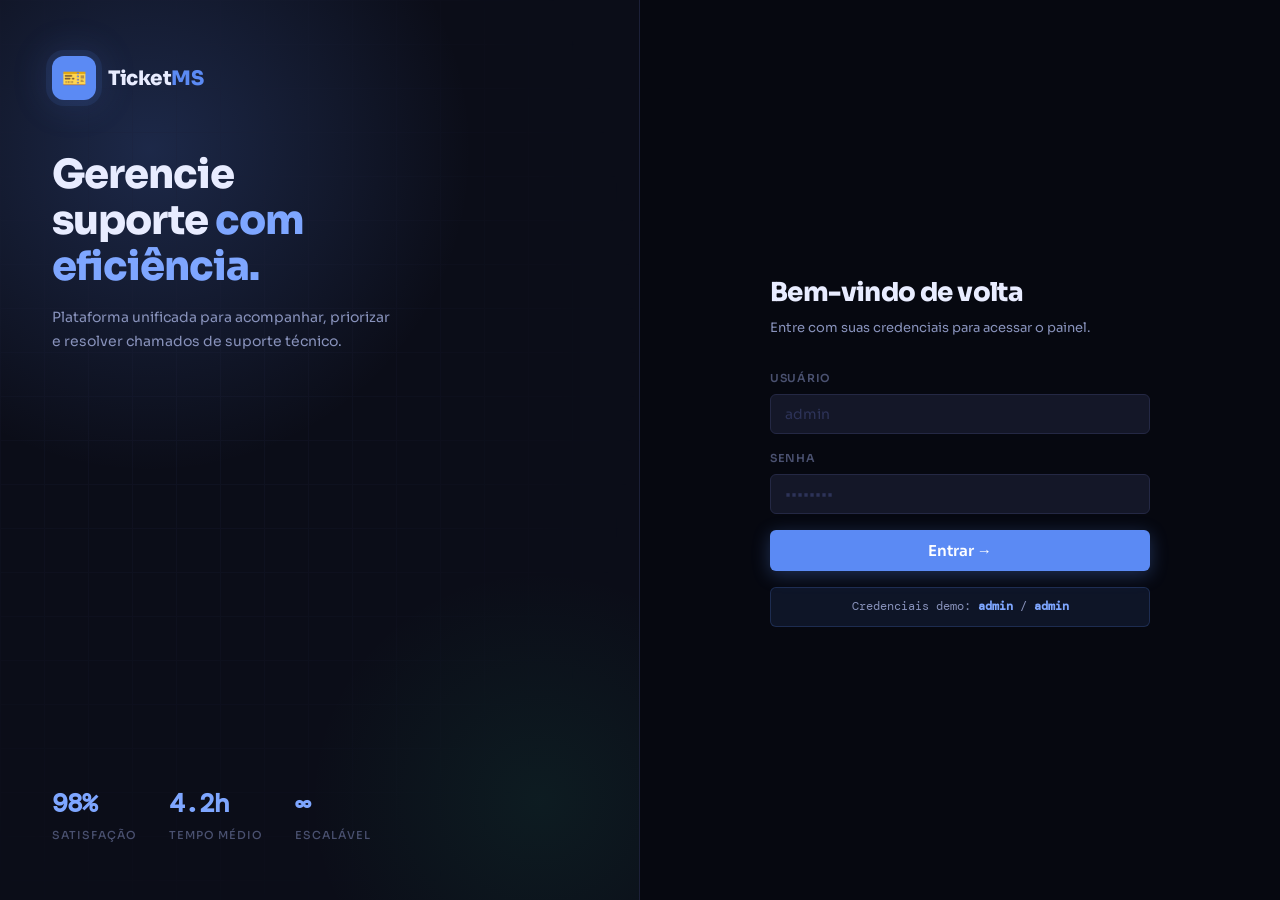
<file: index.html>
<!DOCTYPE html>
<html lang="pt-BR">
<head>
  <meta charset="UTF-8" />
  <meta name="viewport" content="width=device-width, initial-scale=1.0" />
  <title>TicketMS — Dashboard</title>
  <link rel="stylesheet" href="css/style.css" />
</head>
<body>

<div class="app-shell">

  
  <div class="sidebar-overlay" id="sidebarOverlay" style="display:none"></div>

  
  <aside class="sidebar" id="appSidebar">
    <div class="sidebar-head">
      <div class="sidebar-logo">
        <div class="sidebar-logo-icon">🎫</div>
        <div class="sidebar-logo-text">Ticket<span>MS</span></div>
      </div>
    </div>

    <nav class="sidebar-body">
      <div class="nav-section-label">Principal</div>

      <button class="nav-item active" data-page="dashboard">
        <span class="nav-item-icon">📊</span>
        Dashboard
      </button>

      <button class="nav-item" data-page="tickets">
        <span class="nav-item-icon">🎫</span>
        Tickets
        <span class="nav-badge" id="ticketNavBadge">0</span>
      </button>

      <div class="nav-section-label">Gestão</div>

      <button class="nav-item" data-page="clients">
        <span class="nav-item-icon">👥</span>
        Clientes
      </button>

      <button class="nav-item" data-page="reports">
        <span class="nav-item-icon">📈</span>
        Relatórios
      </button>
    </nav>

    <div class="sidebar-foot">
      <div class="user-card">
        <div class="user-avatar">
          <span id="userAvatarText">A</span>
        </div>
        <div class="user-meta">
          <div class="user-name" id="userDisplayName">Admin</div>
          <div class="user-role" id="userRoleLabel">Administrador</div>
        </div>
        <button class="logout-btn" id="logoutBtn" title="Sair">↩</button>
      </div>
    </div>
  </aside>

  
  <div class="main-content">

    
    <header class="topbar">
      <button class="topbar-toggle" id="sidebarToggle">☰</button>
      <div class="topbar-info">
        <h2 id="topbarPageTitle">Dashboard</h2>
        <p id="topbarPageSub">Visão geral do sistema</p>
      </div>
      <div class="topbar-actions">
        <div class="search-field">
          <span class="search-icon">🔍</span>
          <input type="text" id="globalSearchInput" placeholder="Pesquisar…" autocomplete="off" />
        </div>
      </div>
    </header>

    <div class="page-wrap">

      
      <div class="page active" id="page-dashboard">

        <div class="stats-grid">
          <div class="stat-card sc-blue">
            <div class="stat-top">
              <div class="stat-icon si-blue">🎫</div>
              <span class="stat-delta sd-neu">total</span>
            </div>
            <div class="stat-value" id="statTotal">0</div>
            <div class="stat-label">Total de Tickets</div>
          </div>
          <div class="stat-card sc-yellow">
            <div class="stat-top">
              <div class="stat-icon si-yellow">🔓</div>
              <span class="stat-delta sd-neg">abertos</span>
            </div>
            <div class="stat-value" id="statOpen">0</div>
            <div class="stat-label">Tickets Abertos</div>
          </div>
          <div class="stat-card sc-green">
            <div class="stat-top">
              <div class="stat-icon si-green">✅</div>
              <span class="stat-delta sd-pos">resolvidos</span>
            </div>
            <div class="stat-value" id="statResolved">0</div>
            <div class="stat-label">Resolvidos / Fechados</div>
          </div>
          <div class="stat-card sc-purple">
            <div class="stat-top">
              <div class="stat-icon si-purple">👥</div>
              <span class="stat-delta sd-pos">ativos</span>
            </div>
            <div class="stat-value" id="statClients">0</div>
            <div class="stat-label">Clientes</div>
          </div>
        </div>

        <div class="dash-grid">
          
          <div class="card">
            <div class="card-head">
              <span class="card-title">🎫 Tickets Recentes</span>
              <button class="btn btn-ghost btn-sm" onclick="App.navigateTo('tickets')">Ver todos →</button>
            </div>
            <div class="table-wrap">
              <table>
                <thead>
                  <tr>
                    <th>ID</th>
                    <th>Título</th>
                    <th>Status</th>
                    <th>Prioridade</th>
                    <th>Data</th>
                  </tr>
                </thead>
                <tbody id="dashRecentTbody">
                  <tr><td colspan="5" style="text-align:center;padding:40px;color:var(--tx-4)">Carregando…</td></tr>
                </tbody>
              </table>
            </div>
          </div>

          
          <div style="display:flex;flex-direction:column;gap:14px">
            
            <div class="card">
              <div class="card-head">
                <span class="card-title">📋 Atividade Recente</span>
              </div>
              <div class="card-body" style="padding:14px 20px">
                <div id="dashActivity"></div>
              </div>
            </div>

            
            <div class="card">
              <div class="card-head">
                <span class="card-title">📊 Por Prioridade</span>
              </div>
              <div class="card-body">
                <div class="pbar-group" id="dashPriorityChart"></div>
              </div>
            </div>
          </div>
        </div>
      </div>

      
      <div class="page" id="page-tickets">
        <div class="page-header">
          <div class="page-header-text">
            <h2>Tickets</h2>
            <p id="ticketsCount">0 tickets</p>
          </div>
          <button class="btn btn-primary" onclick="TicketsPage.openCreate()">
            ＋ Novo Ticket
          </button>
        </div>

        <div class="card">
          
          <div class="filter-bar">
            <span class="filter-label">Filtros:</span>

            <select class="filter-select" id="filterStatus"
              onchange="TicketsPage.setFilter('status', this.value)">
              <option value="">Todos os status</option>
              <option value="open">Aberto</option>
              <option value="progress">Em andamento</option>
              <option value="resolved">Resolvido</option>
              <option value="closed">Fechado</option>
            </select>

            <select class="filter-select" id="filterPriority"
              onchange="TicketsPage.setFilter('priority', this.value)">
              <option value="">Todas as prioridades</option>
              <option value="urgent">Urgente</option>
              <option value="high">Alta</option>
              <option value="medium">Média</option>
              <option value="low">Baixa</option>
            </select>

            <div class="filter-spacer"></div>

            <div class="filter-search-wrap">
              <span style="color:var(--tx-4);font-size:12px">🔍</span>
              <input type="text" placeholder="Buscar tickets…" id="ticketSearchInput"
                oninput="TicketsPage.setFilter('search', this.value)" autocomplete="off" />
            </div>
          </div>

          
          <div class="table-wrap">
            <table>
              <thead>
                <tr>
                  <th>ID</th>
                  <th>Título</th>
                  <th>Cliente</th>
                  <th>Status</th>
                  <th>Prioridade</th>
                  <th>Criado em</th>
                  <th>Ações</th>
                </tr>
              </thead>
              <tbody id="ticketsTbody">
                <tr><td colspan="7" style="text-align:center;padding:60px;color:var(--tx-4)">Carregando…</td></tr>
              </tbody>
            </table>
          </div>
        </div>
      </div>

      
      <div class="page" id="page-clients">
        <div class="page-header">
          <div class="page-header-text">
            <h2>Clientes</h2>
            <p id="clientsCount">0 clientes</p>
          </div>
          <button class="btn btn-primary" onclick="ClientsPage.openCreate()">
            ＋ Novo Cliente
          </button>
        </div>

        <div style="margin-bottom:16px">
          <div class="filter-search-wrap" style="display:inline-flex">
            <span style="color:var(--tx-4);font-size:12px">🔍</span>
            <input type="text" placeholder="Buscar clientes…" id="clientSearchInput" style="width:230px"
              oninput="ClientsPage.setSearch(this.value)" autocomplete="off" />
          </div>
        </div>

        <div class="clients-grid" id="clientsGrid">
          <div style="grid-column:1/-1;text-align:center;padding:60px;color:var(--tx-4)">Carregando…</div>
        </div>
      </div>

      
      <div class="page" id="page-reports">
        <div class="page-header">
          <div class="page-header-text">
            <h2>Relatórios</h2>
            <p>Análises e métricas do sistema</p>
          </div>
          <button class="btn btn-ghost" onclick="ReportsPage.render()">↺ Atualizar</button>
        </div>

        
        <div class="reports-grid">
          <div class="card">
            <div class="card-head"><span class="card-title">🎫 Total de Tickets</span></div>
            <div class="card-body">
              <div class="big-number" id="repTotal">0</div>
              <div class="big-number-sub">tickets no sistema</div>
            </div>
          </div>
          <div class="card">
            <div class="card-head"><span class="card-title">✅ Resolvidos &amp; Fechados</span></div>
            <div class="card-body">
              <div class="big-number" style="color:var(--p-low)" id="repResolved">0</div>
              <div class="big-number-sub">taxa de resolução: <strong id="repRate">0%</strong></div>
            </div>
          </div>
          <div class="card">
            <div class="card-head"><span class="card-title">⏳ Tickets Pendentes</span></div>
            <div class="card-body">
              <div class="big-number" style="color:var(--p-med)" id="repPending">0</div>
              <div class="big-number-sub">abertos + em andamento</div>
            </div>
          </div>
          <div class="card">
            <div class="card-head"><span class="card-title">👥 Clientes Ativos</span></div>
            <div class="card-body">
              <div class="big-number" style="color:#9b7ef8" id="repClients">0</div>
              <div class="big-number-sub">clientes cadastrados</div>
            </div>
          </div>
        </div>

        
        <div class="reports-bottom">
          <div class="card">
            <div class="card-head"><span class="card-title">📊 Tickets por Status</span></div>
            <div class="card-body">
              <div class="status-breakdown" id="repStatusBreakdown"></div>
            </div>
          </div>
          <div class="card">
            <div class="card-head"><span class="card-title">🔴 Tickets por Prioridade</span></div>
            <div class="card-body">
              <div class="status-breakdown" id="repPriorityBreakdown"></div>
            </div>
          </div>
          <div class="card">
            <div class="card-head"><span class="card-title">🏆 Clientes com Mais Tickets</span></div>
            <div class="card-body">
              <div id="repTopClients"></div>
            </div>
          </div>
          <div class="card">
            <div class="card-head"><span class="card-title">👷 Responsáveis</span></div>
            <div class="card-body">
              <div id="repAssignees"></div>
            </div>
          </div>
        </div>
      </div>

    </div>
  </div>
</div>


<div class="modal-backdrop" id="ticketModal">
  <div class="modal">
    <div class="modal-head">
      <span class="modal-title" id="ticketModalTitle">🎫 Novo Ticket</span>
      <button class="modal-close" aria-label="Fechar">✕</button>
    </div>
    <div class="modal-body">
      <form id="tkForm" onsubmit="event.preventDefault(); TicketsPage.save()">
        <div class="form-group">
          <label for="tkTitle">Título *</label>
          <input class="form-control" id="tkTitle" type="text"
            placeholder="Descreva o problema resumidamente…" required />
        </div>
        <div class="form-group">
          <label for="tkDescription">Descrição</label>
          <textarea class="form-control" id="tkDescription"
            placeholder="Detalhes completos sobre o problema…"></textarea>
        </div>
        <div class="form-row">
          <div class="form-group">
            <label for="tkClientId">Cliente</label>
            <select class="form-control" id="tkClientId">
              <option value="">Selecione o cliente…</option>
            </select>
          </div>
          <div class="form-group">
            <label for="tkAssignee">Responsável</label>
            <input class="form-control" id="tkAssignee" type="text"
              placeholder="Nome do responsável…" />
          </div>
        </div>
        <div class="form-row">
          <div class="form-group">
            <label for="tkPriority">Prioridade</label>
            <select class="form-control" id="tkPriority">
              <option value="low">↓ Baixa</option>
              <option value="medium" selected>→ Média</option>
              <option value="high">↑ Alta</option>
              <option value="urgent">🔴 Urgente</option>
            </select>
          </div>
          <div class="form-group">
            <label for="tkStatus">Status</label>
            <select class="form-control" id="tkStatus">
              <option value="open" selected>Aberto</option>
              <option value="progress">Em andamento</option>
              <option value="resolved">Resolvido</option>
              <option value="closed">Fechado</option>
            </select>
          </div>
        </div>
      </form>
    </div>
    <div class="modal-foot">
      <button class="btn btn-ghost" onclick="Modal.closeAll()">Cancelar</button>
      <button class="btn btn-primary" onclick="TicketsPage.save()">Salvar Ticket</button>
    </div>
  </div>
</div>


<div class="modal-backdrop" id="detailModal">
  <div class="modal modal-lg">
    <div class="modal-head">
      <span class="modal-title">📋 Detalhes do Ticket</span>
      <button class="modal-close" aria-label="Fechar">✕</button>
    </div>
    <div class="modal-body" id="detailContent"></div>
    <div class="modal-foot">
      <button class="btn btn-ghost" onclick="Modal.closeAll()">Fechar</button>
    </div>
  </div>
</div>


<div class="modal-backdrop" id="clientModal">
  <div class="modal">
    <div class="modal-head">
      <span class="modal-title" id="clientModalTitle">👤 Novo Cliente</span>
      <button class="modal-close" aria-label="Fechar">✕</button>
    </div>
    <div class="modal-body">
      <form id="cliForm" onsubmit="event.preventDefault(); ClientsPage.save()">
        <div class="form-row">
          <div class="form-group">
            <label for="cliName">Nome *</label>
            <input class="form-control" id="cliName" type="text"
              placeholder="Nome ou razão social…" required />
          </div>
          <div class="form-group">
            <label for="cliCompany">Empresa</label>
            <input class="form-control" id="cliCompany" type="text"
              placeholder="Nome da empresa…" />
          </div>
        </div>
        <div class="form-row">
          <div class="form-group">
            <label for="cliEmail">E-mail</label>
            <input class="form-control" id="cliEmail" type="email"
              placeholder="email@empresa.com" />
          </div>
          <div class="form-group">
            <label for="cliPhone">Telefone</label>
            <input class="form-control" id="cliPhone" type="text"
              placeholder="(00) 00000-0000" />
          </div>
        </div>
      </form>
    </div>
    <div class="modal-foot">
      <button class="btn btn-ghost" onclick="Modal.closeAll()">Cancelar</button>
      <button class="btn btn-primary" onclick="ClientsPage.save()">Salvar Cliente</button>
    </div>
  </div>
</div>


<div class="modal-backdrop" id="historyModal">
  <div class="modal modal-lg">
    <div class="modal-head">
      <span class="modal-title">📋 Histórico do Cliente</span>
      <button class="modal-close" aria-label="Fechar">✕</button>
    </div>
    <div class="modal-body" id="historyContent"></div>
    <div class="modal-foot">
      <button class="btn btn-ghost" onclick="Modal.closeAll()">Fechar</button>
    </div>
  </div>
</div>


<div class="modal-backdrop" id="confirmModal">
  <div class="modal" style="max-width:430px">
    <div class="modal-head">
      <span class="modal-title">Confirmar ação</span>
      <button class="modal-close" aria-label="Fechar">✕</button>
    </div>
    <div class="modal-body">
      <div class="confirm-body">
        <div class="confirm-icon">⚠️</div>
        <div class="confirm-title" id="confirmTitle">Tem certeza?</div>
        <div class="confirm-text" id="confirmText">Esta ação não pode ser desfeita.</div>
      </div>
    </div>
    <div class="modal-foot">
      <button class="btn btn-ghost" onclick="Modal.closeAll()">Cancelar</button>
      <button class="btn btn-danger" id="confirmOkBtn">Confirmar</button>
    </div>
  </div>
</div>

<script src="js/storage.js"></script>
<script src="js/auth.js"></script>
<script src="js/modal.js"></script>
<script src="js/tickets.js"></script>
<script src="js/clients.js"></script>
<script src="js/reports.js"></script>
<script src="js/dashboard.js"></script>

</body>
</html>
</file>
<file: css/style.css>
@import url('https://fonts.googleapis.com/css2?family=DM+Mono:wght@400;500&family=Sora:wght@300;400;500;600;700;800&display=swap');



:root {
  
  --bg-void:    #060810;
  --bg-base:    #0b0d18;
  --bg-surface: #0f1220;
  --bg-raised:  #141728;
  --bg-overlay: #191d30;
  --bg-hover:   #1e2338;

  
  --bd-subtle:  #1c2038;
  --bd-default: #242844;
  --bd-strong:  #2d3358;

  
  --accent:       #5b8af4;
  --accent-light: #7ea6ff;
  --accent-glow:  rgba(91,138,244,0.22);
  --accent-dim:   rgba(91,138,244,0.10);

  
  --clr-open:    #5b8af4;
  --clr-prog:    #f5a623;
  --clr-done:    #27c98f;
  --clr-closed:  #4a5170;

  
  --p-low:    #27c98f;
  --p-med:    #f5a623;
  --p-high:   #ff6b35;
  --p-urgent: #e84545;

  
  --tx-1: #e8ecff;
  --tx-2: #8892bb;
  --tx-3: #4a5170;
  --tx-4: #2d3358;

  
  --mono: 'DM Mono', monospace;
  --sans: 'Sora', sans-serif;
  --radius-sm: 6px;
  --radius:    10px;
  --radius-lg: 16px;
  --radius-xl: 22px;
  --sidebar-w: 252px;
  --topbar-h:  62px;
  --transition: 160ms cubic-bezier(0.4, 0, 0.2, 1);
}


*, *::before, *::after { box-sizing: border-box; margin: 0; padding: 0; }
html, body { height: 100%; }
body {
  font-family: var(--sans);
  background: var(--bg-void);
  color: var(--tx-1);
  font-size: 14px;
  line-height: 1.55;
  -webkit-font-smoothing: antialiased;
  overflow-x: hidden;
}
::selection { background: var(--accent-dim); color: var(--accent-light); }


::-webkit-scrollbar { width: 5px; height: 5px; }
::-webkit-scrollbar-track { background: transparent; }
::-webkit-scrollbar-thumb { background: var(--bd-strong); border-radius: 99px; }
::-webkit-scrollbar-thumb:hover { background: var(--accent); }


.login-page {
  min-height: 100vh;
  display: grid;
  grid-template-columns: 1fr 1fr;
  position: relative;
  overflow: hidden;
}


.login-deco {
  background: var(--bg-base);
  border-right: 1px solid var(--bd-subtle);
  display: flex;
  flex-direction: column;
  justify-content: space-between;
  padding: 56px 52px;
  position: relative;
  overflow: hidden;
}

.login-deco::before {
  content: '';
  position: absolute;
  width: 700px; height: 700px;
  background: radial-gradient(circle, var(--accent-glow) 0%, transparent 65%);
  top: -200px; left: -200px;
  pointer-events: none;
}

.login-deco::after {
  content: '';
  position: absolute;
  width: 500px; height: 500px;
  background: radial-gradient(circle, rgba(39,201,143,0.08) 0%, transparent 65%);
  bottom: -150px; right: -150px;
  pointer-events: none;
}

.deco-grid {
  position: absolute;
  inset: 0;
  background-image:
    linear-gradient(var(--bd-subtle) 1px, transparent 1px),
    linear-gradient(90deg, var(--bd-subtle) 1px, transparent 1px);
  background-size: 44px 44px;
  opacity: 0.35;
  mask-image: radial-gradient(ellipse 70% 70% at 30% 40%, black 0%, transparent 100%);
}

.deco-brand {
  position: relative;
  z-index: 1;
}

.deco-brand-mark {
  display: flex;
  align-items: center;
  gap: 12px;
  margin-bottom: 52px;
}

.brand-hex {
  width: 44px; height: 44px;
  background: var(--accent);
  border-radius: 12px;
  display: flex; align-items: center; justify-content: center;
  font-size: 20px;
  box-shadow: 0 0 0 6px var(--accent-dim), 0 0 40px var(--accent-glow);
}

.brand-wordmark {
  font-size: 20px;
  font-weight: 800;
  letter-spacing: -0.5px;
  color: var(--tx-1);
}

.brand-wordmark span { color: var(--accent); }

.deco-headline {
  font-size: clamp(28px, 3.5vw, 40px);
  font-weight: 800;
  line-height: 1.15;
  letter-spacing: -1px;
  color: var(--tx-1);
  margin-bottom: 16px;
}

.deco-headline em {
  font-style: normal;
  color: var(--accent-light);
}

.deco-sub {
  font-size: 14px;
  color: var(--tx-2);
  line-height: 1.7;
  max-width: 340px;
}

.deco-stats {
  position: relative;
  z-index: 1;
  display: flex;
  gap: 32px;
}

.deco-stat { display: flex; flex-direction: column; gap: 4px; }
.deco-stat-num { font-size: 26px; font-weight: 800; font-family: var(--mono); color: var(--accent-light); letter-spacing: -1px; }
.deco-stat-lbl { font-size: 11px; color: var(--tx-3); text-transform: uppercase; letter-spacing: 1px; font-weight: 500; }


.login-form-panel {
  background: var(--bg-void);
  display: flex;
  align-items: center;
  justify-content: center;
  padding: 40px 48px;
}

.login-box {
  width: 100%;
  max-width: 380px;
  animation: slideUp 0.5s cubic-bezier(0.4,0,0.2,1);
}

@keyframes slideUp {
  from { opacity: 0; transform: translateY(24px); }
  to   { opacity: 1; transform: translateY(0); }
}

.login-box-title {
  font-size: 26px;
  font-weight: 800;
  letter-spacing: -0.6px;
  margin-bottom: 4px;
}

.login-box-sub {
  font-size: 13px;
  color: var(--tx-2);
  margin-bottom: 32px;
}

.login-error {
  display: none;
  align-items: center;
  gap: 8px;
  background: rgba(232,69,69,0.10);
  border: 1px solid rgba(232,69,69,0.25);
  border-left: 3px solid var(--p-urgent);
  border-radius: var(--radius-sm);
  padding: 10px 13px;
  font-size: 12.5px;
  color: #ff8080;
  margin-bottom: 18px;
}
.login-error.visible { display: flex; animation: shake 0.3s ease; }

@keyframes shake {
  0%,100% { transform: translateX(0); }
  20%,60% { transform: translateX(-6px); }
  40%,80% { transform: translateX(6px); }
}

.login-hint {
  background: var(--accent-dim);
  border: 1px solid rgba(91,138,244,0.2);
  border-radius: var(--radius-sm);
  padding: 10px 14px;
  font-size: 11.5px;
  font-family: var(--mono);
  color: var(--tx-2);
  margin-top: 16px;
  text-align: center;
}
.login-hint strong { color: var(--accent-light); }



.form-group { margin-bottom: 16px; }
.form-group label {
  display: block;
  font-size: 11px;
  font-weight: 600;
  color: var(--tx-3);
  text-transform: uppercase;
  letter-spacing: 0.7px;
  margin-bottom: 7px;
}

.form-control {
  width: 100%;
  background: var(--bg-raised);
  border: 1px solid var(--bd-default);
  border-radius: var(--radius-sm);
  padding: 10px 14px;
  color: var(--tx-1);
  font-family: var(--sans);
  font-size: 14px;
  outline: none;
  transition: border-color var(--transition), box-shadow var(--transition), background var(--transition);
  appearance: none;
  -webkit-appearance: none;
}
.form-control:focus {
  border-color: var(--accent);
  box-shadow: 0 0 0 3px var(--accent-dim);
  background: var(--bg-overlay);
}
.form-control::placeholder { color: var(--tx-4); }
select.form-control {
  cursor: pointer;
  background-image: url("data:image/svg+xml,%3Csvg xmlns='http://www.w3.org/2000/svg' width='12' height='7' viewBox='0 0 12 7'%3E%3Cpath d='M1 1l5 5 5-5' stroke='%234a5170' stroke-width='1.5' fill='none' stroke-linecap='round'/%3E%3C/svg%3E");
  background-repeat: no-repeat;
  background-position: right 12px center;
  padding-right: 36px;
}
select.form-control option { background: var(--bg-raised); }
textarea.form-control { resize: vertical; min-height: 86px; line-height: 1.6; }

.form-row { display: grid; grid-template-columns: 1fr 1fr; gap: 14px; }


.btn {
  display: inline-flex;
  align-items: center;
  gap: 7px;
  padding: 9px 18px;
  border-radius: var(--radius-sm);
  font-family: var(--sans);
  font-size: 13px;
  font-weight: 600;
  cursor: pointer;
  border: none;
  outline: none;
  transition: all var(--transition);
  white-space: nowrap;
  text-decoration: none;
  line-height: 1;
  letter-spacing: -0.1px;
}
.btn:active { transform: scale(0.97); }

.btn-primary {
  background: var(--accent);
  color: #fff;
  box-shadow: 0 4px 18px rgba(91,138,244,0.30);
}
.btn-primary:hover {
  background: var(--accent-light);
  box-shadow: 0 6px 28px rgba(91,138,244,0.45);
  transform: translateY(-1px);
}

.btn-secondary {
  background: var(--bg-overlay);
  color: var(--tx-2);
  border: 1px solid var(--bd-default);
}
.btn-secondary:hover {
  background: var(--bg-hover);
  color: var(--tx-1);
  border-color: var(--bd-strong);
}

.btn-ghost {
  background: transparent;
  color: var(--tx-2);
  border: 1px solid var(--bd-default);
}
.btn-ghost:hover { background: var(--bg-raised); color: var(--tx-1); }

.btn-danger {
  background: rgba(232,69,69,0.10);
  color: #ff8080;
  border: 1px solid rgba(232,69,69,0.20);
}
.btn-danger:hover { background: var(--p-urgent); color: #fff; }

.btn-success {
  background: rgba(39,201,143,0.10);
  color: var(--p-low);
  border: 1px solid rgba(39,201,143,0.20);
}
.btn-success:hover { background: var(--p-low); color: #fff; }

.btn-sm { padding: 6px 12px; font-size: 12px; }
.btn-lg { padding: 13px 24px; font-size: 15px; }
.btn-block { width: 100%; justify-content: center; }

.icon-btn {
  width: 30px; height: 30px;
  border-radius: var(--radius-sm);
  border: 1px solid var(--bd-subtle);
  background: var(--bg-raised);
  color: var(--tx-3);
  cursor: pointer;
  display: inline-flex; align-items: center; justify-content: center;
  font-size: 13px;
  transition: all var(--transition);
  flex-shrink: 0;
}
.icon-btn:hover { background: var(--bg-hover); color: var(--tx-1); border-color: var(--bd-default); }
.icon-btn.danger:hover { background: rgba(232,69,69,0.12); color: #ff8080; border-color: rgba(232,69,69,0.25); }


.app-shell { display: flex; min-height: 100vh; }


.sidebar {
  width: var(--sidebar-w);
  background: var(--bg-base);
  border-right: 1px solid var(--bd-subtle);
  position: fixed;
  top: 0; left: 0; bottom: 0;
  display: flex;
  flex-direction: column;
  z-index: 300;
  transition: transform 0.28s cubic-bezier(0.4,0,0.2,1);
}

.sidebar-head {
  padding: 20px 18px 16px;
  border-bottom: 1px solid var(--bd-subtle);
  flex-shrink: 0;
}

.sidebar-logo {
  display: flex;
  align-items: center;
  gap: 10px;
}

.sidebar-logo-icon {
  width: 36px; height: 36px;
  background: var(--accent);
  border-radius: 10px;
  display: flex; align-items: center; justify-content: center;
  font-size: 16px;
  box-shadow: 0 0 24px var(--accent-glow);
  flex-shrink: 0;
}

.sidebar-logo-text {
  font-size: 17px;
  font-weight: 800;
  letter-spacing: -0.4px;
}

.sidebar-logo-text span { color: var(--accent); }

.sidebar-body {
  flex: 1;
  overflow-y: auto;
  padding: 14px 10px;
}

.nav-section-label {
  font-size: 9.5px;
  font-weight: 700;
  color: var(--tx-4);
  text-transform: uppercase;
  letter-spacing: 1.2px;
  padding: 10px 10px 5px;
  margin-top: 6px;
}

.nav-item {
  display: flex;
  align-items: center;
  gap: 9px;
  padding: 9px 12px;
  border-radius: var(--radius-sm);
  color: var(--tx-3);
  font-size: 13.5px;
  font-weight: 500;
  cursor: pointer;
  transition: all var(--transition);
  background: none;
  border: none;
  width: 100%;
  text-align: left;
  position: relative;
  margin-bottom: 1px;
}

.nav-item:hover { background: var(--bg-raised); color: var(--tx-2); }

.nav-item.active {
  background: var(--accent-dim);
  color: var(--accent-light);
  font-weight: 600;
}

.nav-item.active::after {
  content: '';
  position: absolute;
  right: 0; top: 50%;
  transform: translateY(-50%);
  width: 3px; height: 20px;
  background: var(--accent);
  border-radius: 2px 0 0 2px;
}

.nav-item-icon {
  width: 16px;
  text-align: center;
  flex-shrink: 0;
  font-size: 14px;
}

.nav-badge {
  margin-left: auto;
  background: var(--accent);
  color: #fff;
  font-size: 9.5px;
  font-weight: 700;
  padding: 2px 7px;
  border-radius: 99px;
  font-family: var(--mono);
}

.sidebar-foot {
  border-top: 1px solid var(--bd-subtle);
  padding: 14px;
  flex-shrink: 0;
}

.user-card {
  display: flex;
  align-items: center;
  gap: 10px;
  padding: 10px 10px;
  border-radius: var(--radius-sm);
  cursor: default;
  transition: background var(--transition);
}

.user-card:hover { background: var(--bg-raised); }

.user-avatar {
  width: 34px; height: 34px;
  border-radius: 50%;
  background: linear-gradient(135deg, var(--accent), #9b7ef8);
  display: flex; align-items: center; justify-content: center;
  font-size: 13px; font-weight: 700;
  flex-shrink: 0;
  color: #fff;
}

.user-meta { flex: 1; min-width: 0; }
.user-name { font-size: 13px; font-weight: 600; }
.user-role { font-size: 10.5px; color: var(--tx-3); font-family: var(--mono); }

.logout-btn {
  width: 28px; height: 28px;
  border-radius: var(--radius-sm);
  background: none;
  border: 1px solid var(--bd-subtle);
  color: var(--tx-3);
  cursor: pointer;
  display: flex; align-items: center; justify-content: center;
  font-size: 14px;
  transition: all var(--transition);
  flex-shrink: 0;
}
.logout-btn:hover { background: rgba(232,69,69,0.10); border-color: rgba(232,69,69,0.25); color: #ff8080; }


.topbar {
  height: var(--topbar-h);
  background: var(--bg-base);
  border-bottom: 1px solid var(--bd-subtle);
  display: flex;
  align-items: center;
  padding: 0 26px;
  gap: 16px;
  position: sticky;
  top: 0;
  z-index: 200;
  backdrop-filter: blur(12px);
}

.topbar-toggle {
  display: none;
  width: 34px; height: 34px;
  align-items: center; justify-content: center;
  background: var(--bg-raised);
  border: 1px solid var(--bd-default);
  border-radius: var(--radius-sm);
  color: var(--tx-2);
  cursor: pointer;
  font-size: 16px;
}

.topbar-info { flex: 1; }
.topbar-info h2 { font-size: 17px; font-weight: 700; letter-spacing: -0.4px; }
.topbar-info p { font-size: 12px; color: var(--tx-3); }

.topbar-actions { display: flex; align-items: center; gap: 10px; }

.search-field {
  display: flex;
  align-items: center;
  gap: 8px;
  background: var(--bg-raised);
  border: 1px solid var(--bd-default);
  border-radius: var(--radius-sm);
  padding: 8px 13px;
  width: 230px;
  transition: all var(--transition);
}
.search-field:focus-within {
  border-color: var(--accent);
  box-shadow: 0 0 0 3px var(--accent-dim);
}
.search-field input {
  background: none; border: none; outline: none;
  color: var(--tx-1); font-family: var(--sans); font-size: 13px;
  flex: 1; min-width: 0;
}
.search-field input::placeholder { color: var(--tx-4); }
.search-icon { color: var(--tx-4); font-size: 13px; flex-shrink: 0; }


.main-content {
  margin-left: var(--sidebar-w);
  flex: 1;
  display: flex;
  flex-direction: column;
  min-height: 100vh;
}

.page-wrap { flex: 1; padding: 26px; }


.page { display: none; }
.page.active {
  display: block;
  animation: fadeIn 0.25s cubic-bezier(0.4,0,0.2,1);
}
@keyframes fadeIn {
  from { opacity: 0; transform: translateY(10px); }
  to   { opacity: 1; transform: translateY(0); }
}

.page-header {
  display: flex;
  align-items: flex-start;
  justify-content: space-between;
  gap: 16px;
  margin-bottom: 22px;
}
.page-header-text h2 {
  font-size: 22px;
  font-weight: 800;
  letter-spacing: -0.6px;
  margin-bottom: 2px;
}
.page-header-text p { font-size: 12.5px; color: var(--tx-3); }


.stats-grid {
  display: grid;
  grid-template-columns: repeat(4, 1fr);
  gap: 14px;
  margin-bottom: 22px;
}

.stat-card {
  background: var(--bg-surface);
  border: 1px solid var(--bd-subtle);
  border-radius: var(--radius);
  padding: 18px 20px;
  position: relative;
  overflow: hidden;
  transition: transform var(--transition), border-color var(--transition);
}

.stat-card:hover { transform: translateY(-2px); border-color: var(--bd-default); }

.stat-card::before {
  content: '';
  position: absolute;
  top: 0; left: 0; right: 0;
  height: 2px;
  border-radius: var(--radius) var(--radius) 0 0;
}
.stat-card.sc-blue::before   { background: var(--clr-open); }
.stat-card.sc-yellow::before { background: var(--clr-prog); }
.stat-card.sc-green::before  { background: var(--clr-done); }
.stat-card.sc-purple::before { background: #9b7ef8; }

.stat-top {
  display: flex;
  align-items: center;
  justify-content: space-between;
  margin-bottom: 14px;
}

.stat-icon {
  width: 38px; height: 38px;
  border-radius: var(--radius-sm);
  display: flex; align-items: center; justify-content: center;
  font-size: 17px;
}
.si-blue   { background: rgba(91,138,244,0.12); }
.si-yellow { background: rgba(245,166,35,0.12); }
.si-green  { background: rgba(39,201,143,0.12); }
.si-purple { background: rgba(155,126,248,0.12); }

.stat-delta {
  font-family: var(--mono);
  font-size: 10.5px;
  font-weight: 500;
  padding: 2px 8px;
  border-radius: 99px;
}
.sd-pos { background: rgba(39,201,143,0.12); color: var(--p-low); }
.sd-neg { background: rgba(232,69,69,0.10); color: #ff8080; }
.sd-neu { background: var(--bg-raised); color: var(--tx-3); }

.stat-value {
  font-size: 36px;
  font-weight: 800;
  font-family: var(--mono);
  letter-spacing: -2px;
  line-height: 1;
  margin-bottom: 4px;
}
.stat-label { font-size: 12px; color: var(--tx-3); font-weight: 500; }

//CARD COMPONENT
.card {
  background: var(--bg-surface);
  border: 1px solid var(--bd-subtle);
  border-radius: var(--radius);
  overflow: hidden;
}

.card-head {
  display: flex;
  align-items: center;
  justify-content: space-between;
  padding: 16px 20px;
  border-bottom: 1px solid var(--bd-subtle);
}

.card-title {
  font-size: 14px;
  font-weight: 700;
  letter-spacing: -0.2px;
}

.card-body { padding: 20px; }


.dash-grid {
  display: grid;
  grid-template-columns: 1fr 300px;
  gap: 16px;
}


.table-wrap { overflow-x: auto; }

table { width: 100%; border-collapse: collapse; }

thead tr { border-bottom: 1px solid var(--bd-subtle); }

th {
  padding: 10px 16px;
  text-align: left;
  font-size: 10.5px;
  font-weight: 700;
  color: var(--tx-3);
  text-transform: uppercase;
  letter-spacing: 0.8px;
  white-space: nowrap;
}

tbody tr {
  border-bottom: 1px solid var(--bd-subtle);
  transition: background var(--transition);
}
tbody tr:last-child { border-bottom: none; }
tbody tr:hover { background: var(--bg-raised); }

td {
  padding: 13px 16px;
  font-size: 13px;
  vertical-align: middle;
}

.td-id {
  font-family: var(--mono);
  font-size: 11px;
  color: var(--tx-3);
  white-space: nowrap;
}
.td-title { font-weight: 600; }
.td-title-wrap { max-width: 220px; white-space: nowrap; overflow: hidden; text-overflow: ellipsis; }
.td-date { font-size: 11.5px; color: var(--tx-3); font-family: var(--mono); white-space: nowrap; }
.td-actions { display: flex; gap: 6px; align-items: center; }
.td-assignee { font-size: 12px; color: var(--tx-2); }


.badge {
  display: inline-flex;
  align-items: center;
  gap: 5px;
  padding: 3px 9px;
  border-radius: 99px;
  font-size: 11px;
  font-weight: 600;
  white-space: nowrap;
  letter-spacing: 0.1px;
}

.badge::before {
  content: '';
  width: 5px; height: 5px;
  border-radius: 50%;
  flex-shrink: 0;
}

.b-open     { background: rgba(91,138,244,0.12); color: #7ea6ff; }
.b-open::before { background: var(--clr-open); }

.b-progress { background: rgba(245,166,35,0.12); color: #ffcc70; }
.b-progress::before { background: var(--clr-prog); }

.b-resolved { background: rgba(39,201,143,0.12); color: #4dd8a4; }
.b-resolved::before { background: var(--clr-done); }

.b-closed   { background: rgba(74,81,112,0.20); color: var(--tx-3); }
.b-closed::before { background: var(--clr-closed); }


.pil {
  display: inline-flex;
  align-items: center;
  padding: 2px 9px;
  border-radius: var(--radius-sm);
  font-size: 11px;
  font-weight: 700;
  letter-spacing: 0.2px;
}
.pil-low    { background: rgba(39,201,143,0.12); color: #4dd8a4; }
.pil-med    { background: rgba(245,166,35,0.12); color: #ffcc70; }
.pil-high   { background: rgba(255,107,53,0.12); color: #ff8c5a; }
.pil-urgent { background: rgba(232,69,69,0.12); color: #ff8080; }


.filter-bar {
  display: flex;
  align-items: center;
  gap: 10px;
  padding: 14px 20px;
  border-bottom: 1px solid var(--bd-subtle);
  flex-wrap: wrap;
}

.filter-label {
  font-size: 10.5px;
  font-weight: 700;
  color: var(--tx-4);
  text-transform: uppercase;
  letter-spacing: 0.6px;
  flex-shrink: 0;
}

.filter-select {
  background: var(--bg-raised);
  border: 1px solid var(--bd-default);
  border-radius: var(--radius-sm);
  color: var(--tx-1);
  font-family: var(--sans);
  font-size: 12px;
  padding: 6px 11px;
  cursor: pointer;
  outline: none;
  transition: border-color var(--transition);
  appearance: none;
  padding-right: 28px;
  background-image: url("data:image/svg+xml,%3Csvg xmlns='http://www.w3.org/2000/svg' width='10' height='6' viewBox='0 0 10 6'%3E%3Cpath d='M1 1l4 4 4-4' stroke='%234a5170' stroke-width='1.5' fill='none' stroke-linecap='round'/%3E%3C/svg%3E");
  background-repeat: no-repeat;
  background-position: right 9px center;
}
.filter-select:focus { border-color: var(--accent); }
.filter-select option { background: var(--bg-raised); }

.filter-search-wrap {
  display: flex;
  align-items: center;
  gap: 7px;
  background: var(--bg-raised);
  border: 1px solid var(--bd-default);
  border-radius: var(--radius-sm);
  padding: 6px 11px;
  transition: all var(--transition);
}
.filter-search-wrap:focus-within {
  border-color: var(--accent);
  box-shadow: 0 0 0 3px var(--accent-dim);
}
.filter-search-wrap input {
  background: none; border: none; outline: none;
  color: var(--tx-1); font-family: var(--sans); font-size: 12px;
  width: 190px;
}
.filter-search-wrap input::placeholder { color: var(--tx-4); }

.filter-spacer { flex: 1; }
.filter-count { font-family: var(--mono); font-size: 11px; color: var(--tx-3); }


.activity-item {
  display: flex;
  align-items: flex-start;
  gap: 11px;
  padding: 11px 0;
  border-bottom: 1px solid var(--bd-subtle);
}
.activity-item:last-child { border-bottom: none; }

.activity-dot {
  width: 8px; height: 8px;
  border-radius: 50%;
  flex-shrink: 0;
  margin-top: 5px;
}

.activity-body { flex: 1; min-width: 0; }
.activity-title { font-size: 12.5px; font-weight: 500; white-space: nowrap; overflow: hidden; text-overflow: ellipsis; }
.activity-meta { font-size: 11px; color: var(--tx-3); font-family: var(--mono); margin-top: 1px; }

//PRIORITY BAR CHART
.pbar-group { display: flex; flex-direction: column; gap: 12px; }

.pbar-row { display: flex; align-items: center; gap: 10px; }

.pbar-label { width: 56px; font-size: 11.5px; font-weight: 600; color: var(--tx-2); text-align: right; flex-shrink: 0; }

.pbar-track {
  flex: 1;
  height: 7px;
  background: var(--bg-raised);
  border-radius: 99px;
  overflow: hidden;
}
.pbar-fill {
  height: 100%;
  border-radius: 99px;
  transition: width 0.8s cubic-bezier(0.4,0,0.2,1);
}

.pbar-count { width: 22px; font-size: 11px; font-weight: 700; font-family: var(--mono); color: var(--tx-3); }


.clients-grid {
  display: grid;
  grid-template-columns: repeat(auto-fill, minmax(264px, 1fr));
  gap: 14px;
}

.client-card {
  background: var(--bg-surface);
  border: 1px solid var(--bd-subtle);
  border-radius: var(--radius);
  padding: 20px;
  transition: all var(--transition);
}
.client-card:hover {
  border-color: var(--bd-default);
  transform: translateY(-2px);
  box-shadow: 0 10px 40px rgba(0,0,0,0.4);
}

.client-card-top { display: flex; align-items: center; gap: 12px; margin-bottom: 14px; }

.client-avatar {
  width: 48px; height: 48px;
  border-radius: 50%;
  display: flex; align-items: center; justify-content: center;
  font-size: 18px; font-weight: 800; color: #fff;
  flex-shrink: 0;
}

.client-name { font-size: 15px; font-weight: 700; letter-spacing: -0.3px; margin-bottom: 2px; }
.client-email { font-size: 11.5px; color: var(--tx-3); font-family: var(--mono); }

.client-stats {
  display: flex;
  gap: 6px;
  padding: 12px 0;
  border-top: 1px solid var(--bd-subtle);
  border-bottom: 1px solid var(--bd-subtle);
  margin-bottom: 14px;
}
.cst { flex: 1; text-align: center; }
.cst-num { font-size: 20px; font-weight: 800; font-family: var(--mono); line-height: 1; }
.cst-lbl { font-size: 9.5px; color: var(--tx-4); text-transform: uppercase; letter-spacing: 0.6px; margin-top: 2px; }

.client-actions { display: flex; gap: 7px; }


.reports-grid { display: grid; grid-template-columns: repeat(2, 1fr); gap: 16px; margin-bottom: 18px; }
.reports-bottom { display: grid; grid-template-columns: repeat(2, 1fr); gap: 16px; }

.big-number {
  font-size: 56px;
  font-weight: 800;
  font-family: var(--mono);
  letter-spacing: -3px;
  line-height: 1;
  margin-bottom: 5px;
}
.big-number-sub { font-size: 12px; color: var(--tx-3); }

.status-breakdown { display: flex; flex-direction: column; gap: 12px; }
.sb-row { display: flex; align-items: center; gap: 10px; font-size: 13px; }
.sb-dot { width: 9px; height: 9px; border-radius: 50%; flex-shrink: 0; }
.sb-label { flex: 1; color: var(--tx-2); }
.sb-val { font-weight: 700; font-family: var(--mono); }
.sb-pct { font-size: 11px; color: var(--tx-3); font-family: var(--mono); }

.sb-bar-wrap { margin-top: 6px; }
.sb-bar-track { height: 5px; background: var(--bg-raised); border-radius: 99px; overflow: hidden; margin-top: 5px; }
.sb-bar-fill { height: 100%; border-radius: 99px; transition: width 0.7s cubic-bezier(0.4,0,0.2,1); }


.modal-backdrop {
  position: fixed; inset: 0;
  background: rgba(6,8,16,0.80);
  backdrop-filter: blur(8px) saturate(0.8);
  z-index: 1000;
  display: flex; align-items: center; justify-content: center;
  padding: 20px;
  opacity: 0;
  visibility: hidden;
  transition: all 0.22s cubic-bezier(0.4,0,0.2,1);
}
.modal-backdrop.open { opacity: 1; visibility: visible; }

.modal {
  background: var(--bg-raised);
  border: 1px solid var(--bd-default);
  border-radius: var(--radius-lg);
  width: 100%;
  max-width: 540px;
  max-height: 92vh;
  overflow: hidden;
  display: flex; flex-direction: column;
  transform: scale(0.95) translateY(18px);
  transition: transform 0.22s cubic-bezier(0.4,0,0.2,1);
  box-shadow: 0 40px 90px rgba(0,0,0,0.7), 0 0 0 1px rgba(91,138,244,0.06);
}
.modal-backdrop.open .modal { transform: scale(1) translateY(0); }
.modal-lg { max-width: 680px; }

.modal-head {
  display: flex; align-items: center; justify-content: space-between;
  padding: 18px 22px;
  border-bottom: 1px solid var(--bd-subtle);
  flex-shrink: 0;
}
.modal-title { font-size: 16px; font-weight: 700; letter-spacing: -0.3px; }

.modal-close {
  width: 28px; height: 28px;
  border-radius: var(--radius-sm);
  background: var(--bg-overlay);
  border: 1px solid var(--bd-subtle);
  color: var(--tx-3);
  cursor: pointer;
  display: flex; align-items: center; justify-content: center;
  font-size: 14px;
  transition: all var(--transition);
}
.modal-close:hover { background: rgba(232,69,69,0.10); border-color: rgba(232,69,69,0.25); color: #ff8080; }

.modal-body { padding: 22px; overflow-y: auto; flex: 1; }
.modal-foot {
  padding: 16px 22px;
  border-top: 1px solid var(--bd-subtle);
  display: flex; align-items: center; justify-content: flex-end; gap: 9px;
  flex-shrink: 0;
}


.detail-title { font-size: 19px; font-weight: 700; letter-spacing: -0.5px; line-height: 1.3; margin-bottom: 13px; }
.detail-badges { display: flex; gap: 8px; flex-wrap: wrap; margin-bottom: 18px; }
.detail-meta {
  display: grid; grid-template-columns: 1fr 1fr; gap: 12px;
  background: var(--bg-overlay);
  border: 1px solid var(--bd-subtle);
  border-radius: var(--radius);
  padding: 14px 16px;
  margin-bottom: 18px;
}
.meta-item {}
.meta-label { font-size: 9.5px; font-weight: 700; color: var(--tx-4); text-transform: uppercase; letter-spacing: 0.8px; margin-bottom: 3px; }
.meta-value { font-size: 13px; font-weight: 600; }
.detail-desc-label { font-size: 10px; font-weight: 700; color: var(--tx-4); text-transform: uppercase; letter-spacing: 0.8px; margin-bottom: 9px; }
.detail-desc {
  background: var(--bg-overlay);
  border: 1px solid var(--bd-subtle);
  border-radius: var(--radius);
  padding: 14px 16px;
  font-size: 13px;
  color: var(--tx-2);
  line-height: 1.75;
}
.detail-actions { margin-top: 18px; }
.detail-actions-label { font-size: 10px; font-weight: 700; color: var(--tx-4); text-transform: uppercase; letter-spacing: 0.8px; margin-bottom: 10px; }
.status-btns { display: flex; gap: 8px; flex-wrap: wrap; }


.confirm-body { text-align: center; padding: 8px 0; }
.confirm-icon { font-size: 46px; margin-bottom: 14px; }
.confirm-title { font-size: 18px; font-weight: 700; margin-bottom: 7px; }
.confirm-text { font-size: 13px; color: var(--tx-2); line-height: 1.65; }


.history-header {
  display: flex; align-items: center; gap: 12px;
  padding: 14px 0;
  border-bottom: 1px solid var(--bd-subtle);
  margin-bottom: 16px;
}
.history-client-name { font-size: 16px; font-weight: 700; }
.history-client-email { font-size: 11.5px; color: var(--tx-3); font-family: var(--mono); }

.hist-ticket {
  display: flex; align-items: center; gap: 10px;
  padding: 10px 0;
  border-bottom: 1px solid var(--bd-subtle);
  font-size: 12.5px;
}
.hist-ticket:last-child { border-bottom: none; }
.hist-id { font-family: var(--mono); font-size: 10.5px; color: var(--tx-3); flex-shrink: 0; }
.hist-title { flex: 1; font-weight: 500; }


.toast-container {
  position: fixed; bottom: 22px; right: 22px;
  z-index: 9999;
  display: flex; flex-direction: column; gap: 9px;
  pointer-events: none;
}

.toast {
  background: var(--bg-overlay);
  border: 1px solid var(--bd-default);
  border-radius: var(--radius);
  padding: 12px 16px;
  display: flex; align-items: center; gap: 11px;
  min-width: 275px; max-width: 340px;
  box-shadow: 0 12px 44px rgba(0,0,0,0.55);
  pointer-events: auto;
  animation: toastIn 0.3s cubic-bezier(0.4,0,0.2,1);
}
.toast.removing { animation: toastOut 0.25s cubic-bezier(0.4,0,0.2,1) forwards; }

@keyframes toastIn {
  from { transform: translateX(110%); opacity: 0; }
  to   { transform: translateX(0); opacity: 1; }
}
@keyframes toastOut {
  from { transform: translateX(0); opacity: 1; }
  to   { transform: translateX(110%); opacity: 0; }
}

.toast.t-success { border-left: 3px solid var(--p-low); }
.toast.t-error   { border-left: 3px solid var(--p-urgent); }
.toast.t-info    { border-left: 3px solid var(--accent); }
.toast.t-warning { border-left: 3px solid var(--p-med); }

.toast-icon { font-size: 18px; flex-shrink: 0; }
.toast-content { flex: 1; }
.toast-title { font-size: 12.5px; font-weight: 700; }
.toast-sub { font-size: 11px; color: var(--tx-3); margin-top: 1px; }


.empty-state {
  display: flex; flex-direction: column; align-items: center; justify-content: center;
  padding: 64px 24px; text-align: center;
}
.empty-icon { font-size: 46px; opacity: 0.25; margin-bottom: 16px; }
.empty-title { font-size: 15px; font-weight: 700; color: var(--tx-2); margin-bottom: 5px; }
.empty-sub { font-size: 12.5px; color: var(--tx-3); margin-bottom: 20px; }


.sidebar-overlay {
  display: none;
  position: fixed; inset: 0;
  background: rgba(6,8,16,0.65);
  z-index: 299;
}


@media (max-width: 1100px) {
  .stats-grid { grid-template-columns: repeat(2, 1fr); }
  .dash-grid  { grid-template-columns: 1fr; }
  .reports-grid  { grid-template-columns: 1fr; }
  .reports-bottom { grid-template-columns: 1fr; }
}

@media (max-width: 768px) {
  .sidebar { transform: translateX(-100%); }
  .sidebar.mobile-open { transform: translateX(0); box-shadow: 12px 0 60px rgba(0,0,0,0.6); }
  .sidebar-overlay { display: block; }
  .main-content { margin-left: 0; }
  .topbar-toggle { display: flex; }
  .search-field { width: 170px; }
  .topbar { padding: 0 16px; }
  .page-wrap { padding: 16px; }
  .form-row { grid-template-columns: 1fr; }
  .detail-meta { grid-template-columns: 1fr; }
  .login-page { grid-template-columns: 1fr; }
  .login-deco { display: none; }
  .login-form-panel { padding: 40px 24px; }
}

@media (max-width: 540px) {
  .stats-grid { grid-template-columns: 1fr; }
  .clients-grid { grid-template-columns: 1fr; }
  .search-field { display: none; }
}
</file>
